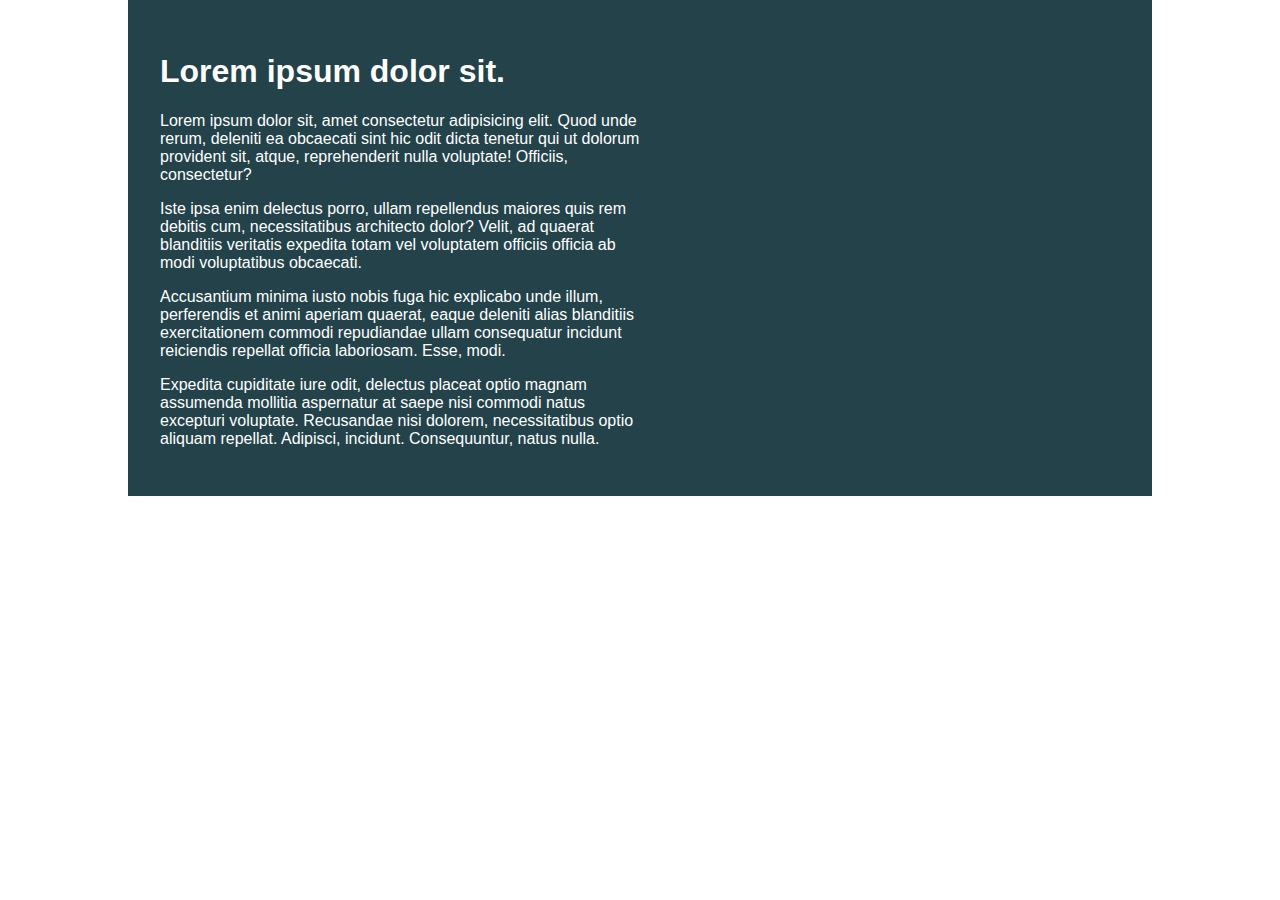
<file: challenge 01/index.html>
<!DOCTYPE html>
<html lang="en">

<head>
    <meta charset="UTF-8">
    <meta name="viewport" content="width=device-width, initial-scale=1.0">
    <title>Day 01</title>

    <link rel="stylesheet" href="style.css">
</head>

<body>
    <div class="container">
        <div class="intro-content">
            <h1>Lorem ipsum dolor sit.</h1>
            <p>Lorem ipsum dolor sit, amet consectetur adipisicing elit. Quod unde rerum, deleniti ea obcaecati sint hic
                odit dicta tenetur qui ut dolorum provident sit, atque, reprehenderit nulla voluptate! Officiis,
                consectetur?</p>
            <p>Iste ipsa enim delectus porro, ullam repellendus maiores quis rem debitis cum, necessitatibus architecto
                dolor? Velit, ad quaerat blanditiis veritatis expedita totam vel voluptatem officiis officia ab modi
                voluptatibus obcaecati.</p>
            <p>Accusantium minima iusto nobis fuga hic explicabo unde illum, perferendis et animi aperiam quaerat, eaque
                deleniti alias blanditiis exercitationem commodi repudiandae ullam consequatur incidunt reiciendis
                repellat officia laboriosam. Esse, modi.</p>
            <p>Expedita cupiditate iure odit, delectus placeat optio magnam assumenda mollitia aspernatur at saepe nisi
                commodi natus excepturi voluptate. Recusandae nisi dolorem, necessitatibus optio aliquam repellat.
                Adipisci, incidunt. Consequuntur, natus nulla.</p>
        </div>
    </div>
</body>

</html>
</file>
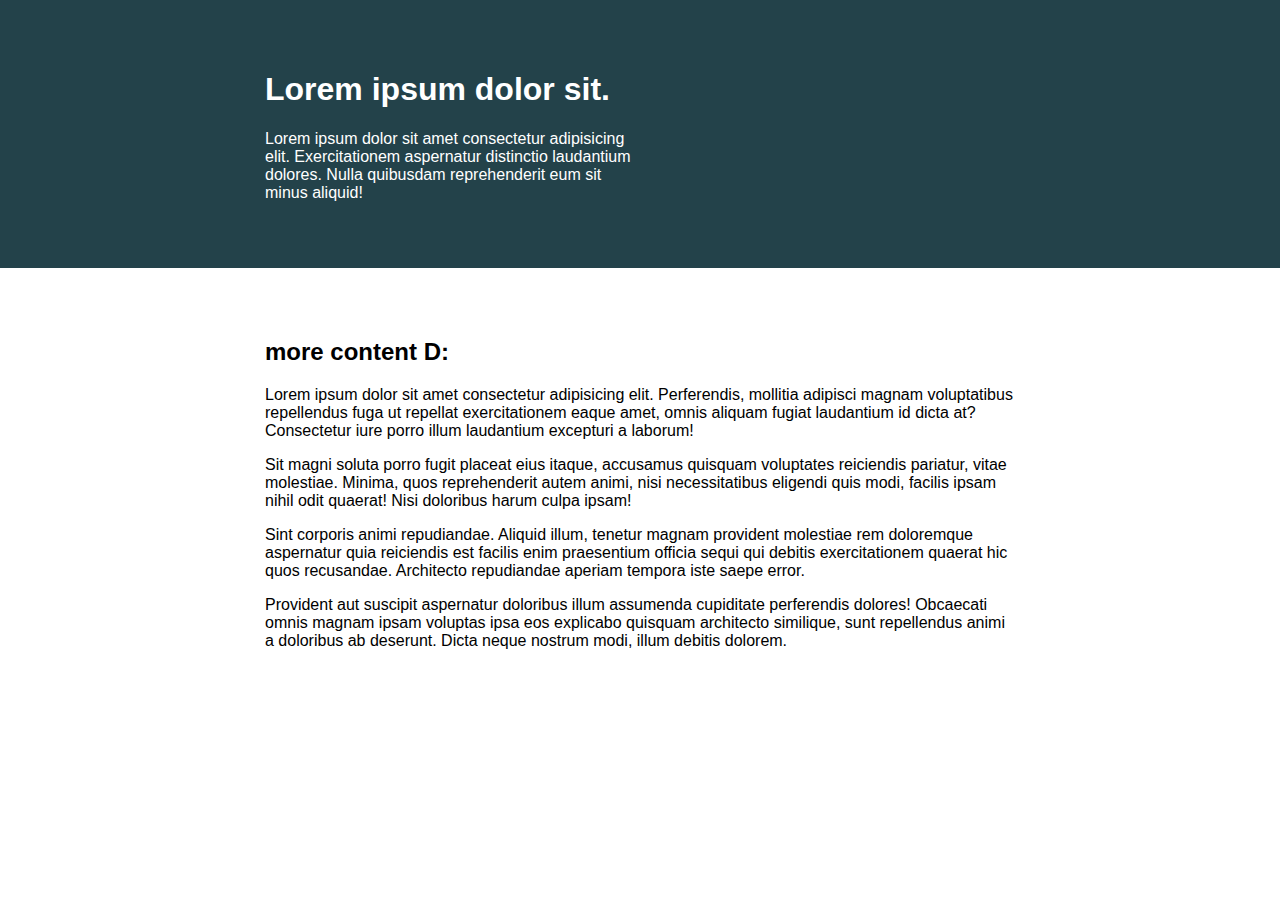
<file: challenge 02/index.html>
<!DOCTYPE html>
<html lang="en">
<head> 
    <meta charset="UTF-8">
    <meta name="viewport" content="width=device-width, initial-scale=1.0">
    <title>Day 01</title>
 
    <link rel="stylesheet" href="style.css">
</head>
<body>
    <div class="wrapper">
        <div class="container light-text">
            <div class="intro-content">
                <h1>Lorem ipsum dolor sit.</h1>
                <p>Lorem ipsum dolor sit amet consectetur adipisicing elit. Exercitationem aspernatur distinctio laudantium dolores. Nulla quibusdam reprehenderit eum sit minus aliquid!</p>
            </div>
        </div>
    </div>

    <div class="container dark-text">
        <h2>more content D:</h2>
        <p>Lorem ipsum dolor sit amet consectetur adipisicing elit. Perferendis, mollitia adipisci magnam voluptatibus repellendus fuga ut repellat exercitationem eaque amet, omnis aliquam fugiat laudantium id dicta at? Consectetur iure porro illum laudantium excepturi a laborum!</p>
        <p>Sit magni soluta porro fugit placeat eius itaque, accusamus quisquam voluptates reiciendis pariatur, vitae molestiae. Minima, quos reprehenderit autem animi, nisi necessitatibus eligendi quis modi, facilis ipsam nihil odit quaerat! Nisi doloribus harum culpa ipsam!</p>
        <p>Sint corporis animi repudiandae. Aliquid illum, tenetur magnam provident molestiae rem doloremque aspernatur quia reiciendis est facilis enim praesentium officia sequi qui debitis exercitationem quaerat hic quos recusandae. Architecto repudiandae aperiam tempora iste saepe error.</p>
        <p>Provident aut suscipit aspernatur doloribus illum assumenda cupiditate perferendis dolores! Obcaecati omnis magnam ipsam voluptas ipsa eos explicabo quisquam architecto similique, sunt repellendus animi a doloribus ab deserunt. Dicta neque nostrum modi, illum debitis dolorem.</p>
    </div>


</body>
</html>
</file>
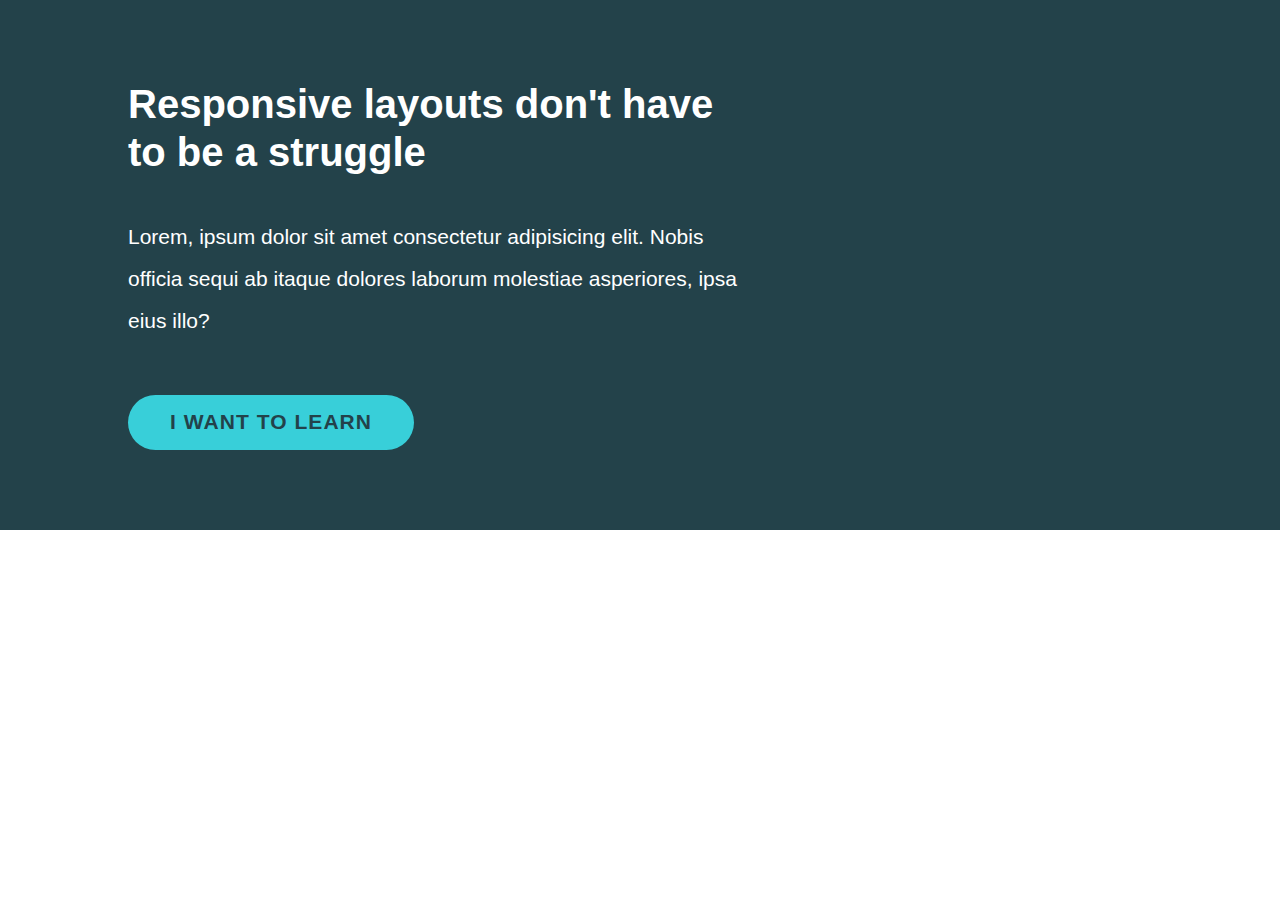
<file: challenge 03/index.html>
<!DOCTYPE html>
<html lang="en">
  <head>
    <meta charset="UTF-8" />
    <meta name="viewport" content="width=device-width, initial-scale=1.0" />
    <link rel="stylesheet" href="./style.css" />
    <title>Document</title>
  </head>
  <body>
    <div class="hero">
      <div class="container">
        <div class="hero__text">
          <h1>Responsive layouts don't have to be a struggle</h1>
          <p>
            Lorem, ipsum dolor sit amet consectetur adipisicing elit. Nobis
            officia sequi ab itaque dolores laborum molestiae asperiores, ipsa
            eius illo?
          </p>
          <a href="#">I want to learn</a>
        </div>
      </div>
    </div>
  </body>
</html>
</file>
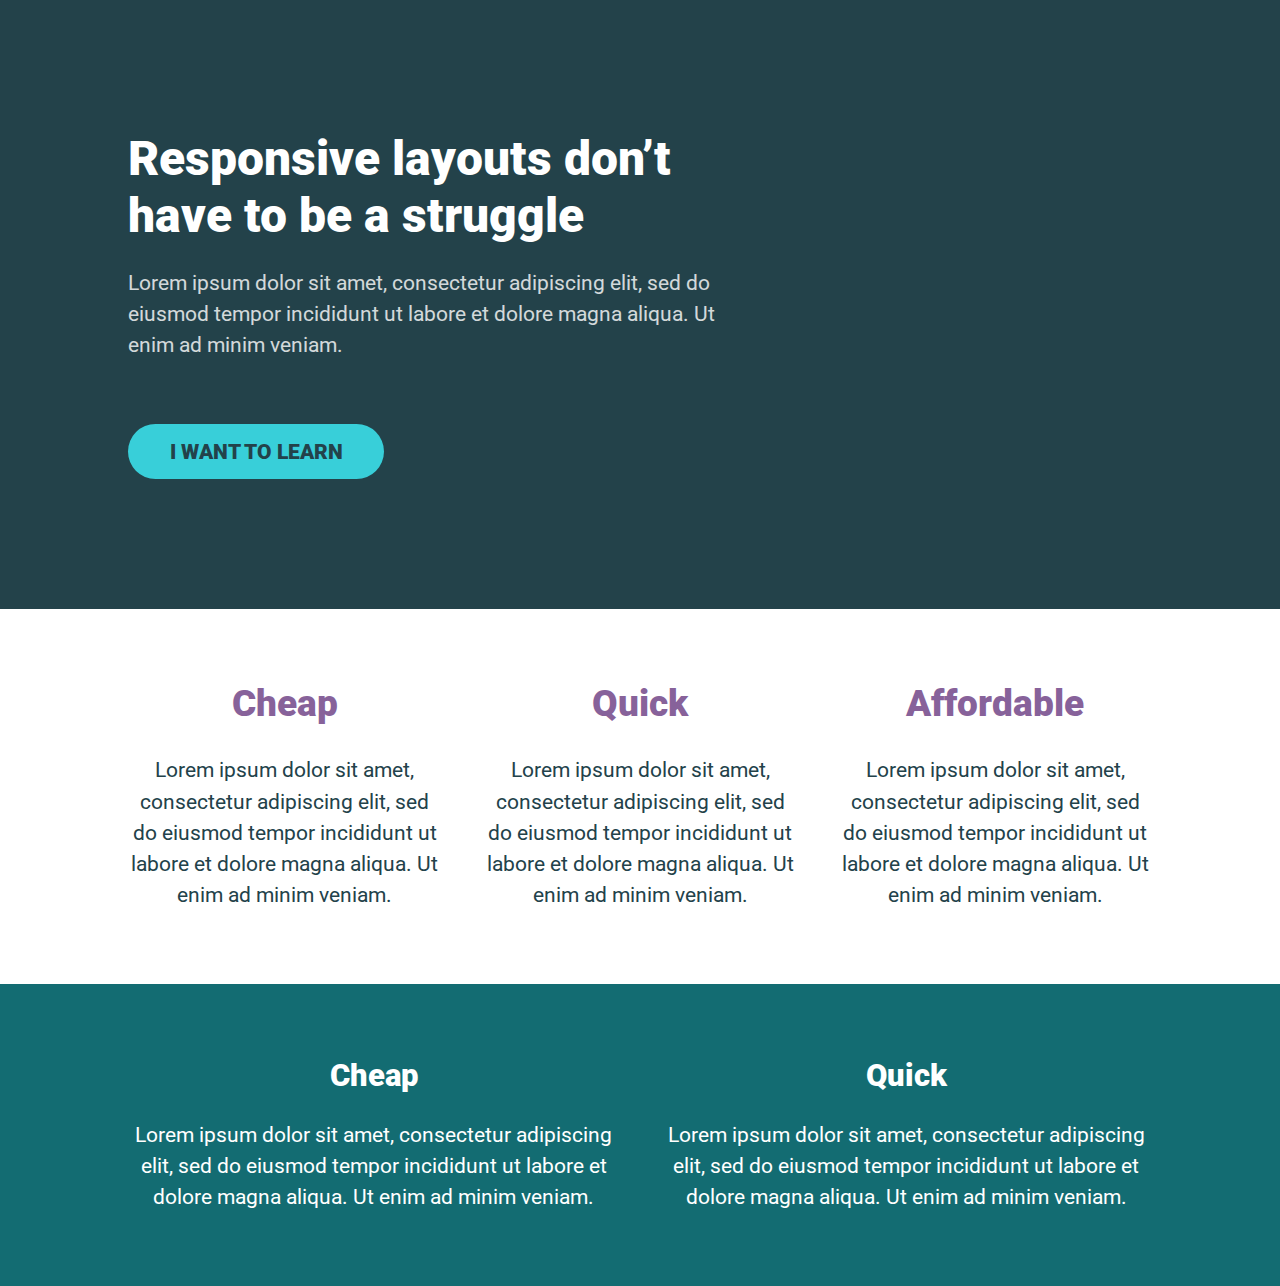
<file: challenge 04/index.html>
<!DOCTYPE html>
<html lang="en">
  <head>
    <meta charset="UTF-8" />
    <meta name="viewport" content="width=device-width, initial-scale=1.0" />
    <title>Challenge time!</title>
    <link
      href="https://fonts.googleapis.com/css2?family=Roboto:wght@400;900&display=swap"
      rel="stylesheet"
    />
    <link rel="stylesheet" href="style.css" />
  </head>
  <body>
    <section id="hero">
      <div class="container">
        <div class="hero__text">
          <h1>Responsive layouts don’t have to be a struggle</h1>
          <p>
            Lorem ipsum dolor sit amet, consectetur adipiscing elit, sed do
            eiusmod tempor incididunt ut labore et dolore magna aliqua. Ut enim
            ad minim veniam.
          </p>
          <a href="#" class="btn">I want to learn</a>
        </div>
      </div>
    </section>
    <section id="overview">
      <div class="container">
        <div class="row">
          <div class="col">
            <h2>Cheap</h2>
            <p>
              Lorem ipsum dolor sit amet, consectetur adipiscing elit, sed do
              eiusmod tempor incididunt ut labore et dolore magna aliqua. Ut
              enim ad minim veniam.
            </p>
          </div>
          <div class="col">
            <h2>Quick</h2>
            <p>
              Lorem ipsum dolor sit amet, consectetur adipiscing elit, sed do
              eiusmod tempor incididunt ut labore et dolore magna aliqua. Ut
              enim ad minim veniam.
            </p>
          </div>
          <div class="col">
            <h2>Affordable</h2>
            <p>
              Lorem ipsum dolor sit amet, consectetur adipiscing elit, sed do
              eiusmod tempor incididunt ut labore et dolore magna aliqua. Ut
              enim ad minim veniam.
            </p>
          </div>
        </div>
      </div>
    </section>

    <section id="content">
      <div class="container">
        <div class="row">
          <div class="col">
            <h2>Cheap</h2>
            <p>
              Lorem ipsum dolor sit amet, consectetur adipiscing elit, sed do
              eiusmod tempor incididunt ut labore et dolore magna aliqua. Ut
              enim ad minim veniam.
            </p>
          </div>
          <div class="col">
            <h2>Quick</h2>
            <p>
              Lorem ipsum dolor sit amet, consectetur adipiscing elit, sed do
              eiusmod tempor incididunt ut labore et dolore magna aliqua. Ut
              enim ad minim veniam.
            </p>
          </div>
        </div>
      </div>
    </section>
  </body>
</html>
</file>
<file: challenge 01/style.css>
/* INSTRUCTIONS
 *
 * 1) Limit the total width of
 *    the .intro-conent to about half
 *    of it's parent
 *
 * 2) Stop the text from overflowing
 *    out the bottom at small screen
 *    widths
 *
 * You may modify the HTML if needed
 *
 */

* {
  box-sizing: border-box;
}

body {
  margin: 0;
  font-family: sans-serif;
}

.container {
  background: #23424a;
  color: white;

  width: 80%;
  margin: 0 auto;

  padding: 2em;
  /* height: 300px; */
}

.intro-content {
  width: 50%;
}
</file>
<file: challenge 02/style.css>
/* INSTRUCTIONS
 *
 * 1) Keep the text inside .intro-content
 *    in the same place, but have the background
 *    extend from one side of the viewport
 *    to the other, no matter how wide or narrow
 *    the browser is.
 *
 * 2) Limit the maximum width of the text in the
 *    bottom area.
 *
 * You may modify the HTML if needed
 * (you probably should for this challenge)
 *
 */

* {
  box-sizing: border-box;
}

body {
  margin: 0;
  font-family: sans-serif;
}

.wrapper {
  background: #23424a;
}

.container {
  padding: 50px 0;
  margin: 0 auto;
  max-width: 750px;
  width: 80%;
  margin-inline: auto;
}

.light-text {
  color: white;
}

.intro-content {
  width: 50%;
}
</file>
<file: challenge 03/style.css>
* {
  box-sizing: border-box;
}

*::before,
*::after {
  box-sizing: inherit;
}

h1,
p,
a {
  margin: 0;
}

body {
  margin: 0;
  font-family: 'Roboto', sans-serif;
}

a {
  text-decoration: none;
  color: black;
}

.hero {
  background: #23424a;
  color: white;
}

.container {
  max-width: 1200px;
  width: 80%;
  margin: 0 auto;
  padding: 5rem 0;
}

.hero__text {
  width: 100%;
}

h1 {
  font-size: 2.5rem;
  line-height: 1.2;
  margin-bottom: 1em;
}

p {
  line-height: 2;
  font-size: 1.3125rem;
  margin-bottom: 2.5em;
}

a {
  display: inline-block;
  padding: 0.75em 2em;
  background: #38cfd9;
  color: #23424a;
  border-radius: 5em;
  text-transform: uppercase;
  font-size: 1.3125rem;
  letter-spacing: 0.05em;
  font-weight: 900;
}

@media (min-width: 768px) {
  .hero__text {
    width: 60%;
  }
}
</file>
<file: challenge 04/style.css>
/* 
////// For this challenge ///////

- You will have to modify the HTML

- You can add new classes in the HTML
  if you need to

// Requirements
1. The headings in the first row must be
   a different color
2. The two .col at the bottom must go next
   to one another
3. The section at the bottom should have
   a dark background color and a different
   color of text
4. I've removed the "gap" that I created,
   so you'll have to add it back in
   
*/

*,
*::before,
*::after {
  box-sizing: border-box;
}

p,
ul,
li {
  margin: 0;
}

h1,
h2 {
  margin-top: 0;
  font-weight: 900;
}

p {
  font-size: 1.3125;
  line-height: 1.5;
}

body {
  margin: 0;
  font-family: "Roboto", sans-serif;
  font-size: 1.3rem;
}

section {
  padding: 3.5em 0;
}

.container {
  width: 80%;
  max-width: 1200px;
  margin: 0 auto;
}

#hero {
  padding: 6.25em 0;
  background-color: #23424a;
  color: #fff;
}

.hero__text {
  width: 60%;
}

.hero__text h1 {
  margin-bottom: 0.5em;
  font-size: 3rem;
}

.hero__text p {
  margin-bottom: 3em;
  opacity: 0.8;
}

.btn {
  display: inline-block;
  text-decoration: none;
  text-transform: uppercase;
  color: #23424a;
  font-weight: 900;
  background-color: #38cfd9;
  padding: 0.75em 2em;
  border-radius: 100px;
}

.btn:hover,
.btn:focus {
  opacity: 0.75;
}

.row {
  display: flex;
  flex-direction: column;
}

.col {
  width: 100%;
  text-align: center;
}

.col + .col {
  margin-top: 2em;
}

#overview h2 {
  color: #87629a;
  font-size: 2.3rem;
}

#overview p {
  color: #23424a;
}

#content {
  background: #136c72;
  color: white;
}

@media (min-width: 768px) {
  .row {
    display: flex;
    flex-direction: row;
  }
  .col + .col {
    margin-top: 0;
    margin-left: 2em;
  }
}
</file>
